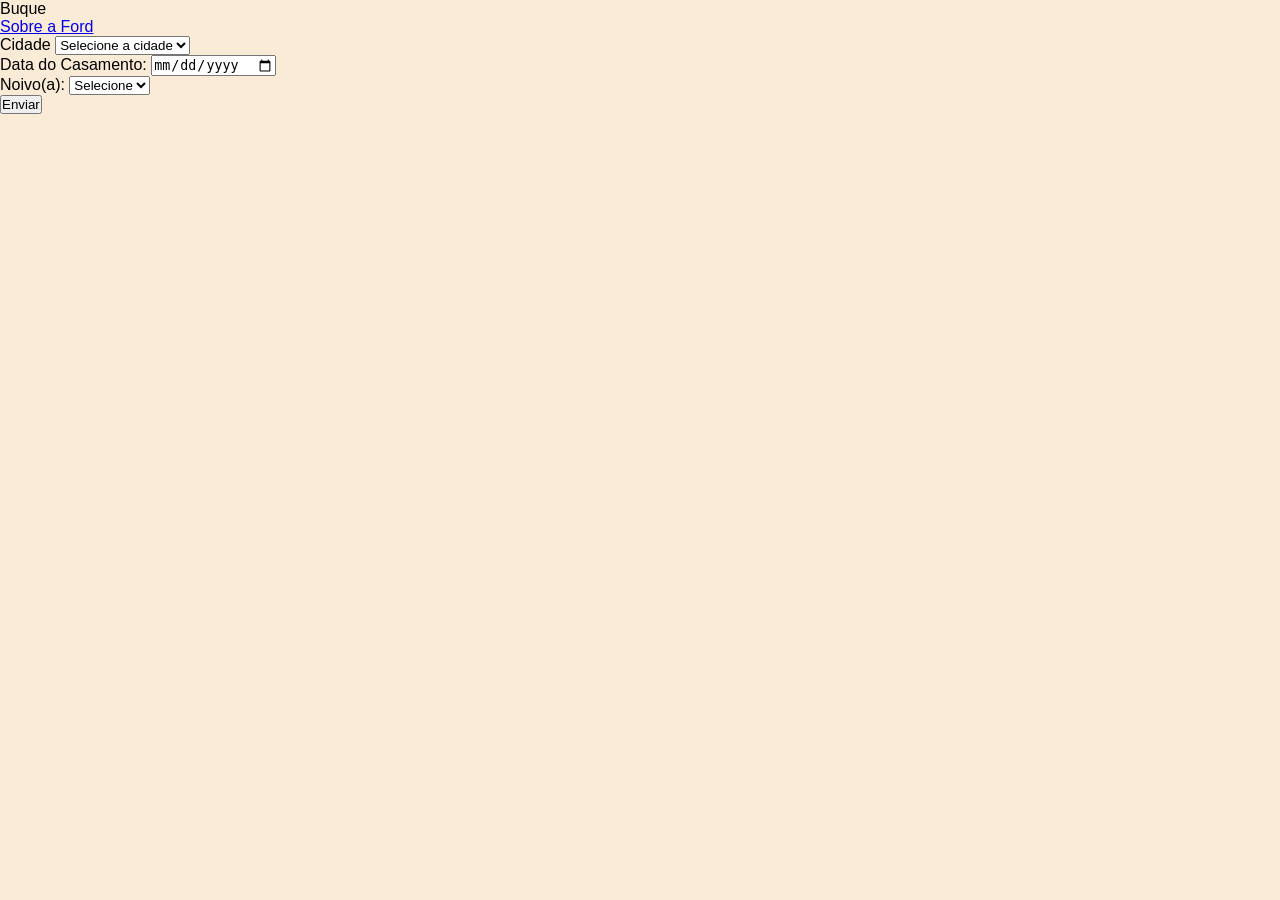
<file: Front-end/INDEX.HTML>
<!DOCTYPE html>
<html lang="pt-br">
<head>
    <meta charset="UTF-8">
    <meta name="viewport" content=""content="width=device-width, initial-scale=1.0">
    <title>Case Agora</title>
    <link rel="stylesheet" href="STYLE.CSS">
</head>
<body>
    
        <header class="navbar">
            <div class="logo">Buque</div>
          <nav class="nav-links">
            <a href="sobre_ford.html">Sobre a Ford</a>
        </header>
       
    <main>
        <section class="botão_splash">
            <form class="Formulário" action="url" method="post" > 

                <!-- Campo: Cidade -->
                 <div class="Formulário__Campo">
                    <label class="Formulário__Label" for="Cidade">Cidade</label>
                    <select class="formulario__select" name="cidade" id="cidade" required>
                        <option value="">Selecione a cidade</option>
                        <option value="sao_paulo">São Paulo</option>
                        <option value="rio_de_janeiro">Rio de Janeiro</option>
                        <option value="belo_horizonte">Belo Horizonte</option>
                    </select>
                 </div>

                 <!-- Campo: data do casamento -->
                <div class="formulario__campo formulario__campo--data">
                    <label class="formulario__label" for="data_casamento">Data do Casamento:</label>
                    <input class="formulario__input" type="date" name="data_casamento" id="data_casamento" required>
                </div>

                <!-- Campo : Noiva -->
                <div class="formulario__campo formulario__campo--noivo-noiva">
                    <label class="formulario__label" for="noivo_noiva">Noivo(a):</label>
                    <select class="formulario__select" name="noivo_noiva" id="noivo_noiva" required>
                        <option value="">Selecione</option>
                        <option value="noivo">Noivo</option>
                        <option value="noiva">Noiva</option>
                    </select>
                </div>

                <!-- Campo : Botão ( Pesquisar somente quando os campos estão preenchidos) -->
                 <div class="Formulário__Campo Formulário__Label Formulário__Ação">
                    <button class="formulário__botão" type="submit" btn="Enviar">Enviar</button>
                 </div>
                 
            </form>
        </section>
    </main>
</body>
</html>
</file>
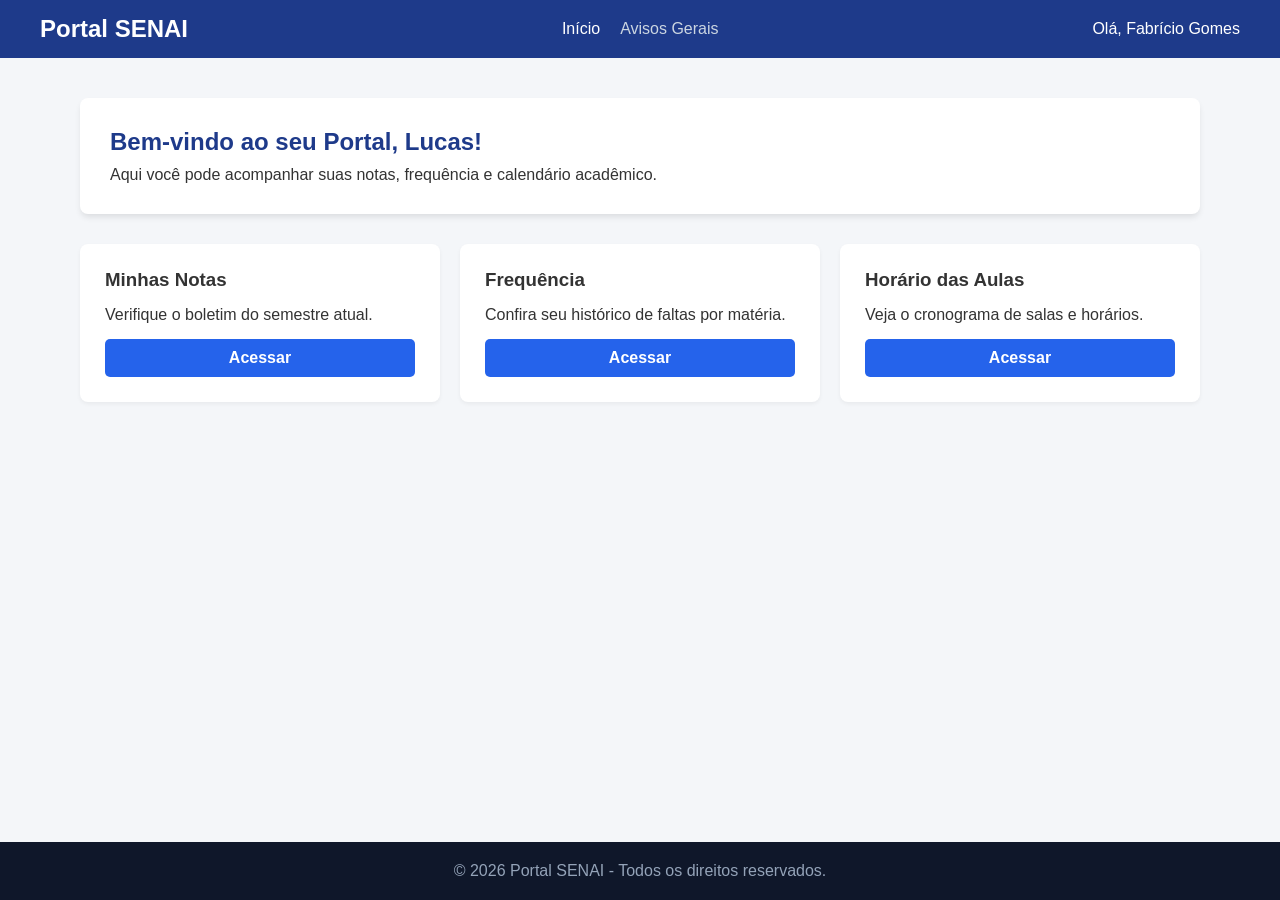
<file: Front-end2/exemplo_prof/index.html>
<!DOCTYPE html> <!-- Declara o tipo do documento como HTML5 para que o navegador interprete as regras modernas corretamente -->
<html lang="pt-BR"> <!-- Elemento raiz que envolve todo o documento HTML. O atributo lang define o idioma principal como Português do Brasil -->
<head> <!-- Seção do cabeçalho técnico da página (contém metadados, títulos e links externos não visíveis diretamente no corpo) -->
    <meta charset="UTF-8"> <!-- Configura a codificação de caracteres para UTF-8, permitindo acentos e caracteres especiais da língua portuguesa -->
    <meta name="viewport" content="width=device-width, initial-scale=1.0"> <!-- Ajusta a escala da página para garantir responsividade em telas mobile e desktops -->
    <title>Portal do Aluno - Início</title> <!-- Define o título que será exibido na aba do navegador -->
    
    <!-- Vincula o arquivo de estilos compartilhado -->
    <link rel="stylesheet" href="style.css"> <!-- Importa o arquivo de estilos CSS externo (style.css) para aplicar os estilos visuais -->
</head>
<body> <!-- Contém todo o conteúdo visível da página que é exibido para o usuário final -->

    <!-- Topo da página / Cabeçalho -->
    <header class="navbar"> <!-- Elemento semântico de cabeçalho da página, estruturado com a classe CSS navbar -->
        <div class="logo">Portal SENAI</div> <!-- Bloco genérico em nível de bloco utilizado para exibir a marca/logotipo do portal -->
        
        <!-- Menu de Navegação -->
        <nav class="nav-links"> <!-- Elemento semântico de navegação que agrupa os links do menu principal -->
            <a href="index.html" class="active">Início</a> <!-- Link hipertexto para a página inicial; a classe 'active' destaca que esta é a página atual -->
            <a href="avisos.html">Avisos Gerais</a> <!-- Link hipertexto direcionando para a página de avisos gerais -->
        </nav>
        
        <div class="user-profile">Olá, Fabrício Gomes</div> <!-- Bloco informativo para exibir a saudação e o nome do usuário ativo no sistema -->
    </header>

    <!-- Conteúdo Principal -->
    <main class="container"> <!-- Elemento semântico para o conteúdo principal da página; a classe 'container' limita a largura centralizada -->
        
        <!-- Seção do cartão de boas-vindas -->
        <section class="welcome-card"> <!-- Seção semântica que agrupa visualmente o cartão de mensagem de boas-vindas -->
            <h1>Bem-vindo ao seu Portal, Lucas!</h1> <!-- Título principal e de maior relevância hierárquica (Nível 1) na página -->
            <p>Aqui você pode acompanhar suas notas, frequência e calendário acadêmico.</p> <!-- Parágrafo de texto descritivo -->
        </section>

        <!-- Grade de cards de acesso rápido -->
        <div class="dashboard-grid"> <!-- Contêiner em bloco que organiza os cartões em formato de grade flexível -->
            
            <!-- Card individual de atalho: Notas -->
            <div class="card"> <!-- Bloco representando o primeiro cartão de funcionalidade rápida -->
                <h3>Minhas Notas</h3> <!-- Título de nível 3 para identificar a seção do cartão -->
                <p>Verifique o boletim do semestre atual.</p> <!-- Parágrafo informativo da funcionalidade -->
                <a href="#" class="btn">Acessar</a> <!-- Link estilizado via CSS para ter aparência de botão de ação -->
            </div>
            
            <!-- Card individual de atalho: Frequência -->
            <div class="card"> <!-- Bloco representando o segundo cartão de funcionalidade rápida -->
                <h3>Frequência</h3> <!-- Título de nível 3 para o cartão de frequência -->
                <p>Confira seu histórico de faltas por matéria.</p> <!-- Descrição do recurso do cartão -->
                <a href="#" class="btn">Acessar</a> <!-- Botão/Link de atalho para acessar a frequência -->
            </div>
            
            <!-- Card individual de atalho: Horários -->
            <div class="card"> <!-- Bloco representando o terceiro cartão de funcionalidade rápida -->
                <h3>Horário das Aulas</h3> <!-- Título de nível 3 para o cartão de horários -->
                <p>Veja o cronograma de salas e horários.</p> <!-- Descrição do recurso exibido -->
                <a href="#" class="btn">Acessar</a> <!-- Botão/Link de atalho para acessar o cronograma -->
            </div>
            
        </div>
    </main>

    <!-- Rodapé da Página -->
    <footer class="footer"> <!-- Elemento semântico para o rodapé da página estilizado com a classe 'footer' -->
        <p>&copy; 2026 Portal SENAI - Todos os direitos reservados.</p> <!-- Parágrafo exibindo a indicação de direitos autorais e copyright -->
    </footer>

</body>
</html>
</file>
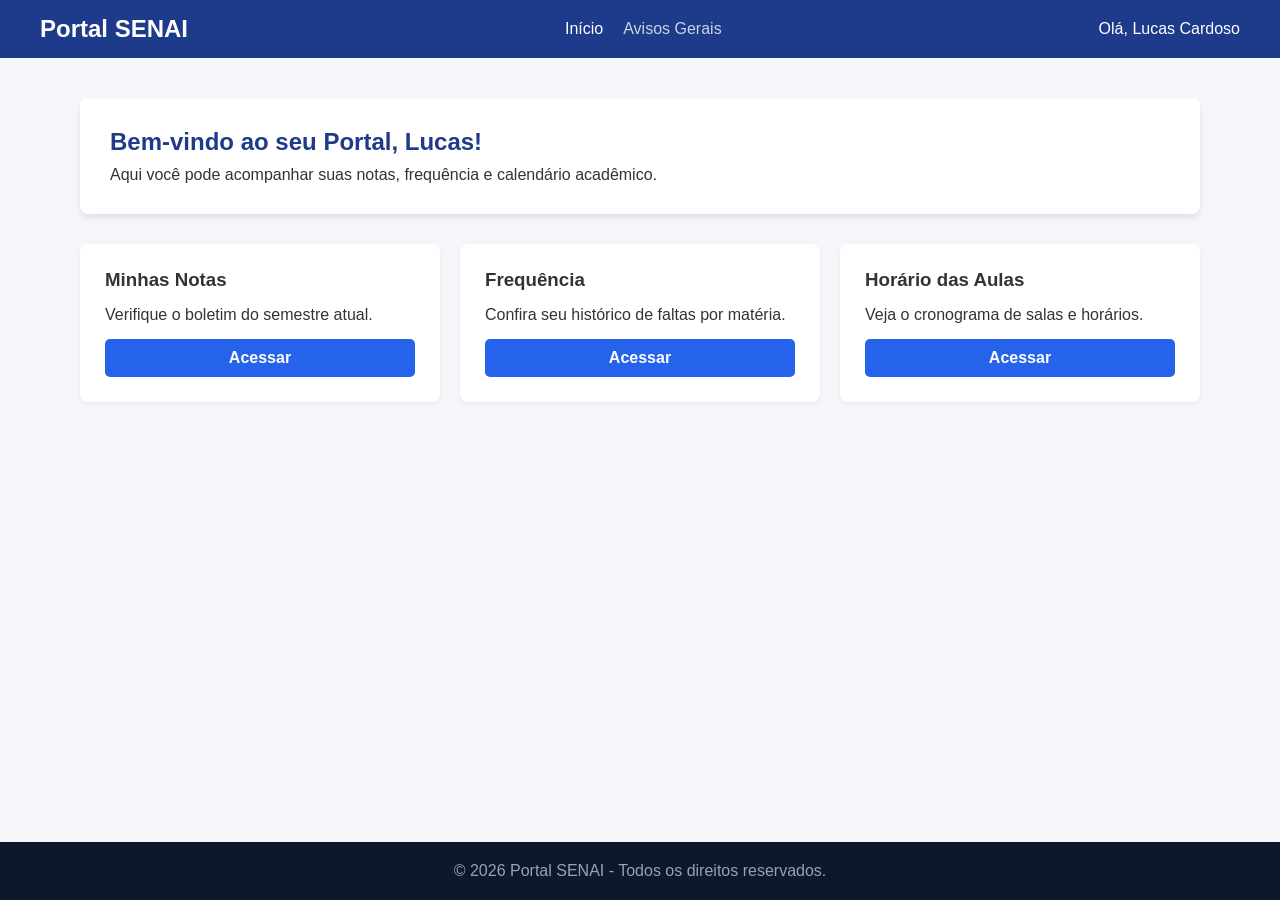
<file: Front-end/Exemplo_Professor/Exemplo_Professor/index.html>
<!DOCTYPE html> <!-- Declara o tipo do documento como HTML5 para que o navegador interprete as regras modernas corretamente -->
<html lang="pt-BR"> <!-- Elemento raiz que envolve todo o documento HTML. O atributo lang define o idioma principal como Português do Brasil -->
<head> <!-- Seção do cabeçalho técnico da página (contém metadados, títulos e links externos não visíveis diretamente no corpo) -->
    <meta charset="UTF-8"> <!-- Configura a codificação de caracteres para UTF-8, permitindo acentos e caracteres especiais da língua portuguesa -->
    <meta name="viewport" content="width=device-width, initial-scale=1.0"> <!-- Ajusta a escala da página para garantir responsividade em telas mobile e desktops -->
    <title>Portal do Aluno - Início</title> <!-- Define o título que será exibido na aba do navegador -->
    
    <!-- Vincula o arquivo de estilos compartilhado -->
    <link rel="stylesheet" href="style.css"> <!-- Importa o arquivo de estilos CSS externo (style.css) para aplicar os estilos visuais -->
</head>
<body> <!-- Contém todo o conteúdo visível da página que é exibido para o usuário final -->

    <!-- Topo da página / Cabeçalho -->
    <header class="navbar"> <!-- Elemento semântico de cabeçalho da página, estruturado com a classe CSS navbar -->
        <div class="logo">Portal SENAI</div> <!-- Bloco genérico em nível de bloco utilizado para exibir a marca/logotipo do portal -->
        
        <!-- Menu de Navegação -->
        <nav class="nav-links"> <!-- Elemento semântico de navegação que agrupa os links do menu principal -->
            <a href="index.html" class="active">Início</a> <!-- Link hipertexto para a página inicial; a classe 'active' destaca que esta é a página atual -->
            <a href="avisos.html">Avisos Gerais</a> <!-- Link hipertexto direcionando para a página de avisos gerais -->
        </nav>
        
        <div class="user-profile">Olá, Lucas Cardoso</div> <!-- Bloco informativo para exibir a saudação e o nome do usuário ativo no sistema -->
    </header>

    <!-- Conteúdo Principal -->
    <main class="container"> <!-- Elemento semântico para o conteúdo principal da página; a classe 'container' limita a largura centralizada -->
        
        <!-- Seção do cartão de boas-vindas -->
        <section class="welcome-card"> <!-- Seção semântica que agrupa visualmente o cartão de mensagem de boas-vindas -->
            <h1>Bem-vindo ao seu Portal, Lucas!</h1> <!-- Título principal e de maior relevância hierárquica (Nível 1) na página -->
            <p>Aqui você pode acompanhar suas notas, frequência e calendário acadêmico.</p> <!-- Parágrafo de texto descritivo -->
        </section>

        <!-- Grade de cards de acesso rápido -->
        <div class="dashboard-grid"> <!-- Contêiner em bloco que organiza os cartões em formato de grade flexível -->
            
            <!-- Card individual de atalho: Notas -->
            <div class="card"> <!-- Bloco representando o primeiro cartão de funcionalidade rápida -->
                <h3>Minhas Notas</h3> <!-- Título de nível 3 para identificar a seção do cartão -->
                <p>Verifique o boletim do semestre atual.</p> <!-- Parágrafo informativo da funcionalidade -->
                <a href="#" class="btn">Acessar</a> <!-- Link estilizado via CSS para ter aparência de botão de ação -->
            </div>
            
            <!-- Card individual de atalho: Frequência -->
            <div class="card"> <!-- Bloco representando o segundo cartão de funcionalidade rápida -->
                <h3>Frequência</h3> <!-- Título de nível 3 para o cartão de frequência -->
                <p>Confira seu histórico de faltas por matéria.</p> <!-- Descrição do recurso do cartão -->
                <a href="#" class="btn">Acessar</a> <!-- Botão/Link de atalho para acessar a frequência -->
            </div>
            
            <!-- Card individual de atalho: Horários -->
            <div class="card"> <!-- Bloco representando o terceiro cartão de funcionalidade rápida -->
                <h3>Horário das Aulas</h3> <!-- Título de nível 3 para o cartão de horários -->
                <p>Veja o cronograma de salas e horários.</p> <!-- Descrição do recurso exibido -->
                <a href="#" class="btn">Acessar</a> <!-- Botão/Link de atalho para acessar o cronograma -->
            </div>
            
        </div>
    </main>

    <!-- Rodapé da Página -->
    <footer class="footer"> <!-- Elemento semântico para o rodapé da página estilizado com a classe 'footer' -->
        <p>&copy; 2026 Portal SENAI - Todos os direitos reservados.</p> <!-- Parágrafo exibindo a indicação de direitos autorais e copyright -->
    </footer>

</body>
</html>
</file>
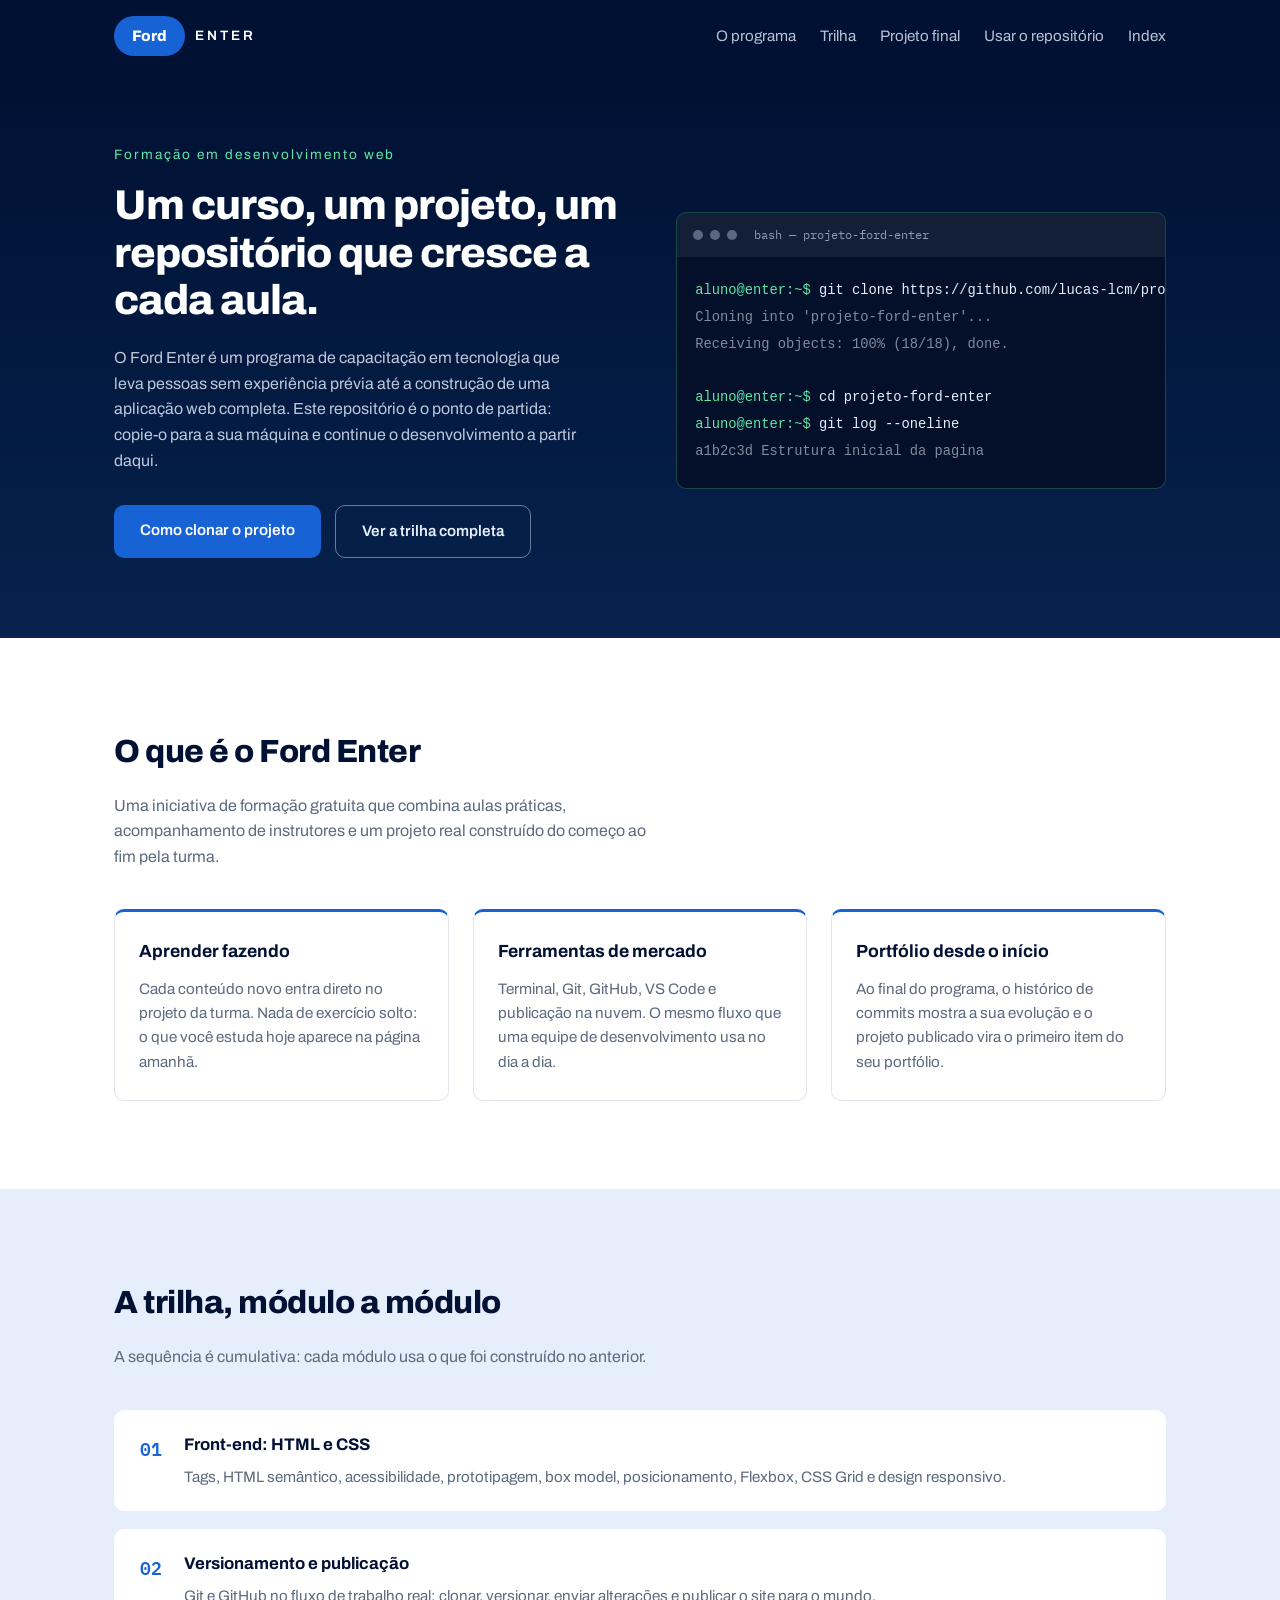
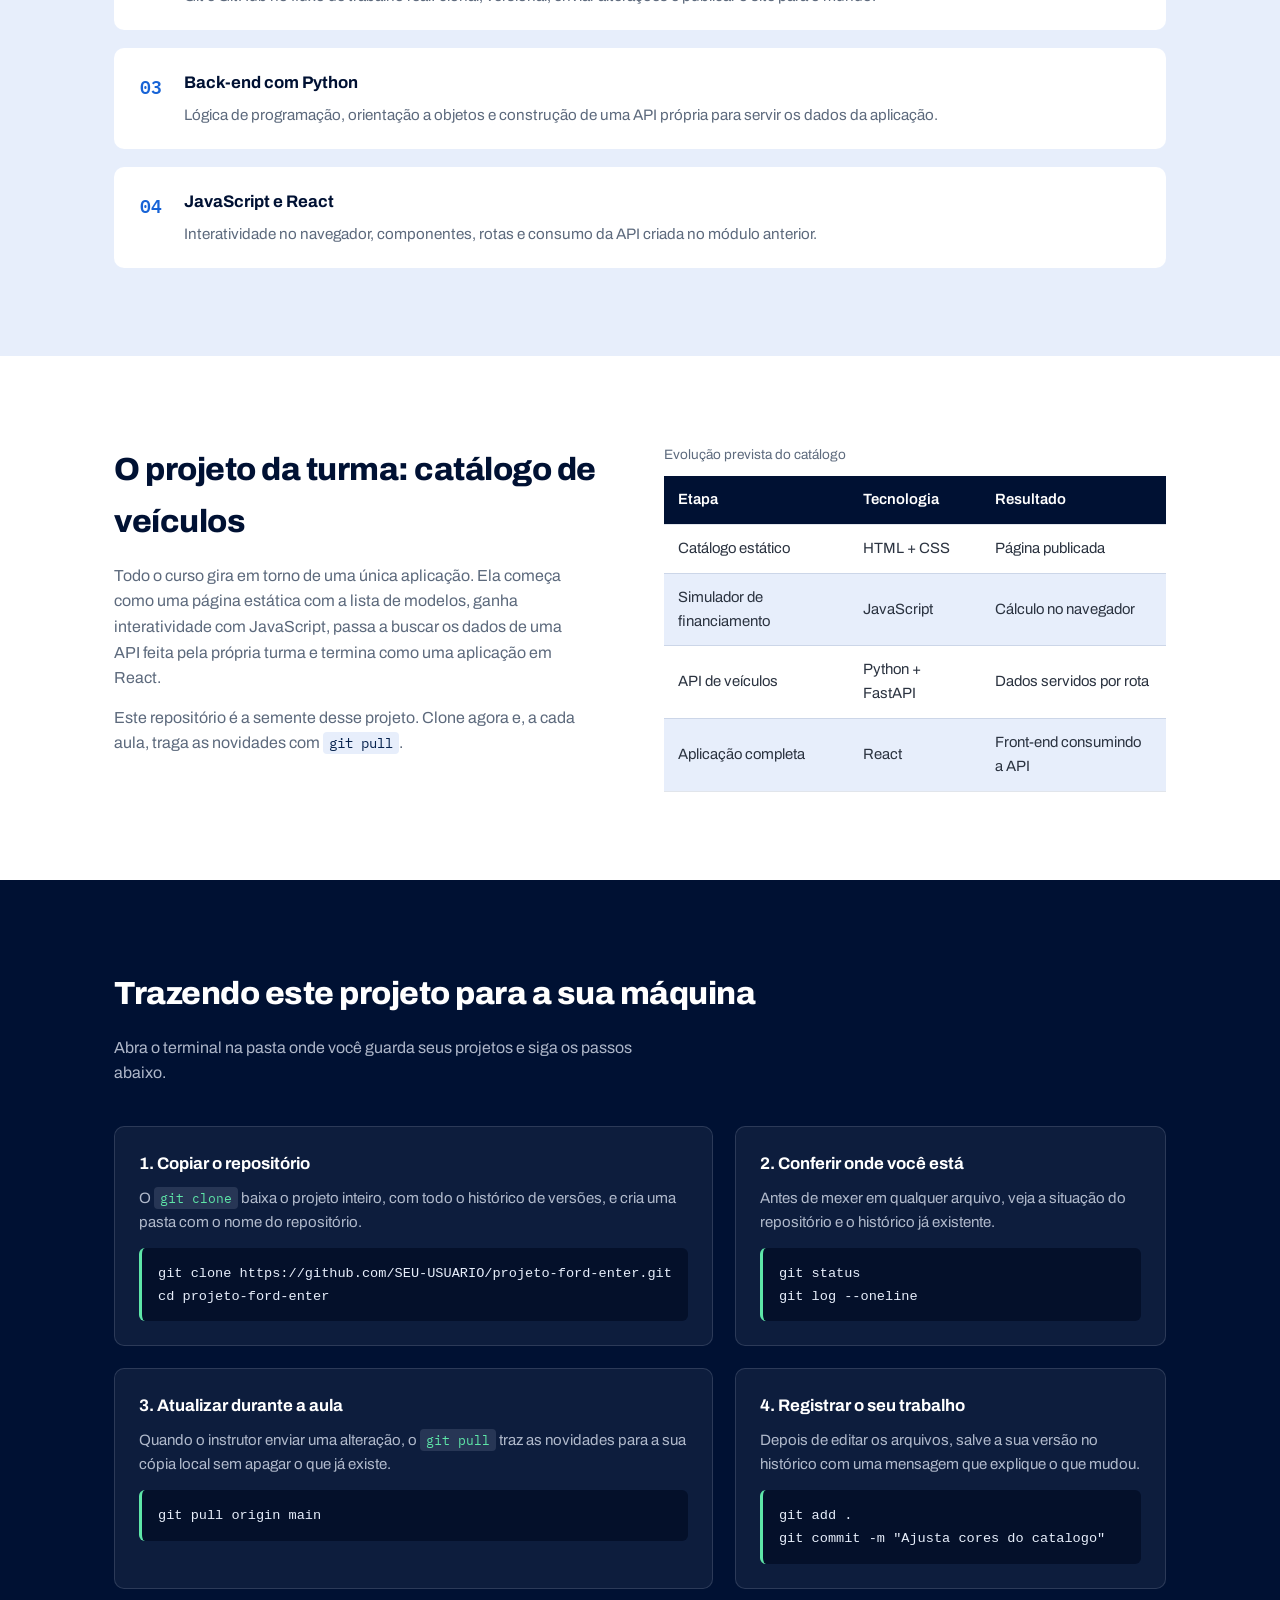
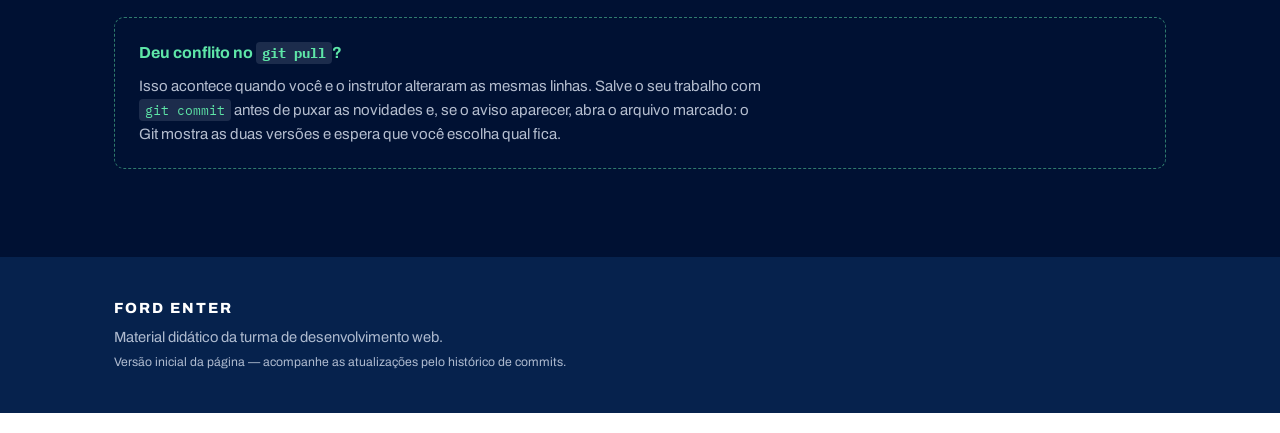
<file: Front-end/sobre_ford.html>
<!DOCTYPE html>
<html lang="pt-BR">

<head>
  <!-- Metadados básicos: codificação e responsividade (Aula 13) -->
  <meta charset="UTF-8">
  <meta name="viewport" content="width=device-width, initial-scale=1.0">

  <!-- Metadados de SEO (Aula 03) -->
  <title>Projeto Ford Enter | Programa de formação em desenvolvimento web</title>
  <meta name="description"
    content="Página-base do projeto Ford Enter: o que é o programa, a trilha de aprendizagem e como clonar este repositório com Git.">
  <meta name="author" content="Turma Ford Enter">

  <!-- Fontes externas -->
  <link rel="preconnect" href="https://fonts.googleapis.com">
  <link rel="preconnect" href="https://fonts.gstatic.com" crossorigin>
  <link href="https://fonts.googleapis.com/css2?family=Archivo:wght@400;600;800&family=IBM+Plex+Mono:wght@400;600&display=swap"
    rel="stylesheet">

  <!-- Folha de estilos do projeto (CSS externo, Aula 07) -->
  <link rel="stylesheet" href="style_sobre_ford.css">
</head>

<body>

  <!-- ===== Cabeçalho e navegação ===== -->
  <header class="cabecalho">
    <div class="container cabecalho__conteudo">
      <a class="marca" href="sobre_ford.html">
        <span class="marca__oval">Ford</span>
        <span class="marca__texto">Enter</span>
      </a>

      <nav class="menu" aria-label="Navegação principal">
        <ul class="menu__lista">
          <li><a href="#programa">O programa</a></li>
          <li><a href="#trilha">Trilha</a></li>
          <li><a href="#projeto">Projeto final</a></li>
          <li><a href="#git">Usar o repositório</a></li>
          <li><a href="INDEX.HTML">Index</a></li>
        </ul>
      </nav>
    </div>
  </header>

  <main>

    <!-- ===== Destaque (hero) ===== -->
    <section class="hero">
      <div class="container hero__grade">

        <div class="hero__texto">
          <p class="hero__chamada">Formação em desenvolvimento web</p>
          <h1 class="hero__titulo">Um curso, um projeto, um repositório que cresce a cada aula.</h1>
          <p class="hero__descricao">
            O Ford Enter é um programa de capacitação em tecnologia que leva pessoas sem experiência prévia
            até a construção de uma aplicação web completa. Este repositório é o ponto de partida:
            copie-o para a sua máquina e continue o desenvolvimento a partir daqui.
          </p>

          <div class="hero__acoes">
            <a class="botao botao--principal" href="#git">Como clonar o projeto</a>
            <a class="botao botao--secundario" href="#trilha">Ver a trilha completa</a>
          </div>
        </div>

        <!-- Bloco que imita um terminal: o comando é o próprio "cartão de visitas" da aula -->
        <div class="terminal" aria-label="Exemplo de uso do terminal">
          <div class="terminal__barra">
            <span class="terminal__ponto"></span>
            <span class="terminal__ponto"></span>
            <span class="terminal__ponto"></span>
            <span class="terminal__nome">bash — projeto-ford-enter</span>
          </div>
          <pre class="terminal__corpo"><code><span class="prompt">aluno@enter:~$</span> git clone https://github.com/lucas-lcm/projeto-ford-enter.git
<span class="saida">Cloning into 'projeto-ford-enter'...</span>
<span class="saida">Receiving objects: 100% (18/18), done.</span>

<span class="prompt">aluno@enter:~$</span> cd projeto-ford-enter
<span class="prompt">aluno@enter:~$</span> git log --oneline
<span class="saida">a1b2c3d Estrutura inicial da pagina</span></code></pre>
        </div>

      </div>
    </section>

    <!-- ===== O programa ===== -->
    <section class="secao" id="programa">
      <div class="container">
        <h2 class="secao__titulo">O que é o Ford Enter</h2>
        <p class="secao__intro">
          Uma iniciativa de formação gratuita que combina aulas práticas, acompanhamento de instrutores
          e um projeto real construído do começo ao fim pela turma.
        </p>

        <ul class="cartoes">
          <li class="cartao">
            <h3 class="cartao__titulo">Aprender fazendo</h3>
            <p>Cada conteúdo novo entra direto no projeto da turma. Nada de exercício solto: o que
              você estuda hoje aparece na página amanhã.</p>
          </li>
          <li class="cartao">
            <h3 class="cartao__titulo">Ferramentas de mercado</h3>
            <p>Terminal, Git, GitHub, VS Code e publicação na nuvem. O mesmo fluxo que uma equipe de
              desenvolvimento usa no dia a dia.</p>
          </li>
          <li class="cartao">
            <h3 class="cartao__titulo">Portfólio desde o início</h3>
            <p>Ao final do programa, o histórico de commits mostra a sua evolução e o projeto publicado
              vira o primeiro item do seu portfólio.</p>
          </li>
        </ul>
      </div>
    </section>

    <!-- ===== Trilha de aprendizagem ===== -->
    <section class="secao secao--clara" id="trilha">
      <div class="container">
        <h2 class="secao__titulo">A trilha, módulo a módulo</h2>
        <p class="secao__intro">
          A sequência é cumulativa: cada módulo usa o que foi construído no anterior.
        </p>

        <ol class="trilha">
          <li class="trilha__etapa">
            <span class="trilha__numero">01</span>
            <div>
              <h3 class="trilha__titulo">Front-end: HTML e CSS</h3>
              <p>Tags, HTML semântico, acessibilidade, prototipagem, box model, posicionamento,
                Flexbox, CSS Grid e design responsivo.</p>
            </div>
          </li>
          <li class="trilha__etapa">
            <span class="trilha__numero">02</span>
            <div>
              <h3 class="trilha__titulo">Versionamento e publicação</h3>
              <p>Git e GitHub no fluxo de trabalho real: clonar, versionar, enviar alterações e
                publicar o site para o mundo.</p>
            </div>
          </li>
          <li class="trilha__etapa">
            <span class="trilha__numero">03</span>
            <div>
              <h3 class="trilha__titulo">Back-end com Python</h3>
              <p>Lógica de programação, orientação a objetos e construção de uma API própria para
                servir os dados da aplicação.</p>
            </div>
          </li>
          <li class="trilha__etapa">
            <span class="trilha__numero">04</span>
            <div>
              <h3 class="trilha__titulo">JavaScript e React</h3>
              <p>Interatividade no navegador, componentes, rotas e consumo da API criada no módulo
                anterior.</p>
            </div>
          </li>
        </ol>
      </div>
    </section>

    <!-- ===== Projeto final ===== -->
    <section class="secao" id="projeto">
      <div class="container projeto">
        <div class="projeto__texto">
          <h2 class="secao__titulo">O projeto da turma: catálogo de veículos</h2>
          <p>
            Todo o curso gira em torno de uma única aplicação. Ela começa como uma página estática
            com a lista de modelos, ganha interatividade com JavaScript, passa a buscar os dados de
            uma API feita pela própria turma e termina como uma aplicação em React.
          </p>
          <p>
            Este repositório é a semente desse projeto. Clone agora e, a cada aula, traga as
            novidades com <code class="codigo">git pull</code>.
          </p>
        </div>

        <table class="tabela">
          <caption>Evolução prevista do catálogo</caption>
          <thead>
            <tr>
              <th scope="col">Etapa</th>
              <th scope="col">Tecnologia</th>
              <th scope="col">Resultado</th>
            </tr>
          </thead>
          <tbody>
            <tr>
              <td>Catálogo estático</td>
              <td>HTML + CSS</td>
              <td>Página publicada</td>
            </tr>
            <tr>
              <td>Simulador de financiamento</td>
              <td>JavaScript</td>
              <td>Cálculo no navegador</td>
            </tr>
            <tr>
              <td>API de veículos</td>
              <td>Python + FastAPI</td>
              <td>Dados servidos por rota</td>
            </tr>
            <tr>
              <td>Aplicação completa</td>
              <td>React</td>
              <td>Front-end consumindo a API</td>
            </tr>
          </tbody>
        </table>
      </div>
    </section>

    <!-- ===== Instruções de Git ===== -->
    <section class="secao secao--escura" id="git">
      <div class="container">
        <h2 class="secao__titulo">Trazendo este projeto para a sua máquina</h2>
        <p class="secao__intro">
          Abra o terminal na pasta onde você guarda seus projetos e siga os passos abaixo.
        </p>

        <div class="passos">

          <article class="passo">
            <h3 class="passo__titulo">1. Copiar o repositório</h3>
            <p>O <code class="codigo">git clone</code> baixa o projeto inteiro, com todo o histórico de
              versões, e cria uma pasta com o nome do repositório.</p>
            <pre class="bloco-codigo"><code>git clone https://github.com/SEU-USUARIO/projeto-ford-enter.git
cd projeto-ford-enter</code></pre>
          </article>

          <article class="passo">
            <h3 class="passo__titulo">2. Conferir onde você está</h3>
            <p>Antes de mexer em qualquer arquivo, veja a situação do repositório e o histórico já
              existente.</p>
            <pre class="bloco-codigo"><code>git status
git log --oneline</code></pre>
          </article>

          <article class="passo">
            <h3 class="passo__titulo">3. Atualizar durante a aula</h3>
            <p>Quando o instrutor enviar uma alteração, o <code class="codigo">git pull</code> traz as
              novidades para a sua cópia local sem apagar o que já existe.</p>
            <pre class="bloco-codigo"><code>git pull origin main</code></pre>
          </article>

          <article class="passo">
            <h3 class="passo__titulo">4. Registrar o seu trabalho</h3>
            <p>Depois de editar os arquivos, salve a sua versão no histórico com uma mensagem que
              explique o que mudou.</p>
            <pre class="bloco-codigo"><code>git add .
git commit -m "Ajusta cores do catalogo"</code></pre>
          </article>

        </div>

        <aside class="aviso">
          <h3 class="aviso__titulo">Deu conflito no <code class="codigo">git pull</code>?</h3>
          <p>
            Isso acontece quando você e o instrutor alteraram as mesmas linhas. Salve o seu trabalho
            com <code class="codigo">git commit</code> antes de puxar as novidades e, se o aviso
            aparecer, abra o arquivo marcado: o Git mostra as duas versões e espera que você escolha
            qual fica.
          </p>
        </aside>
      </div>
    </section>

  </main>

  <!-- ===== Rodapé ===== -->
  <footer class="rodape">
    <div class="container rodape__conteudo">
      <p class="rodape__marca">Ford Enter</p>
      <p>Material didático da turma de desenvolvimento web.</p>
      <p><small>Versão inicial da página — acompanhe as atualizações pelo histórico de commits.</small></p>
    </div>
  </footer>

</body>

</html>
</file>
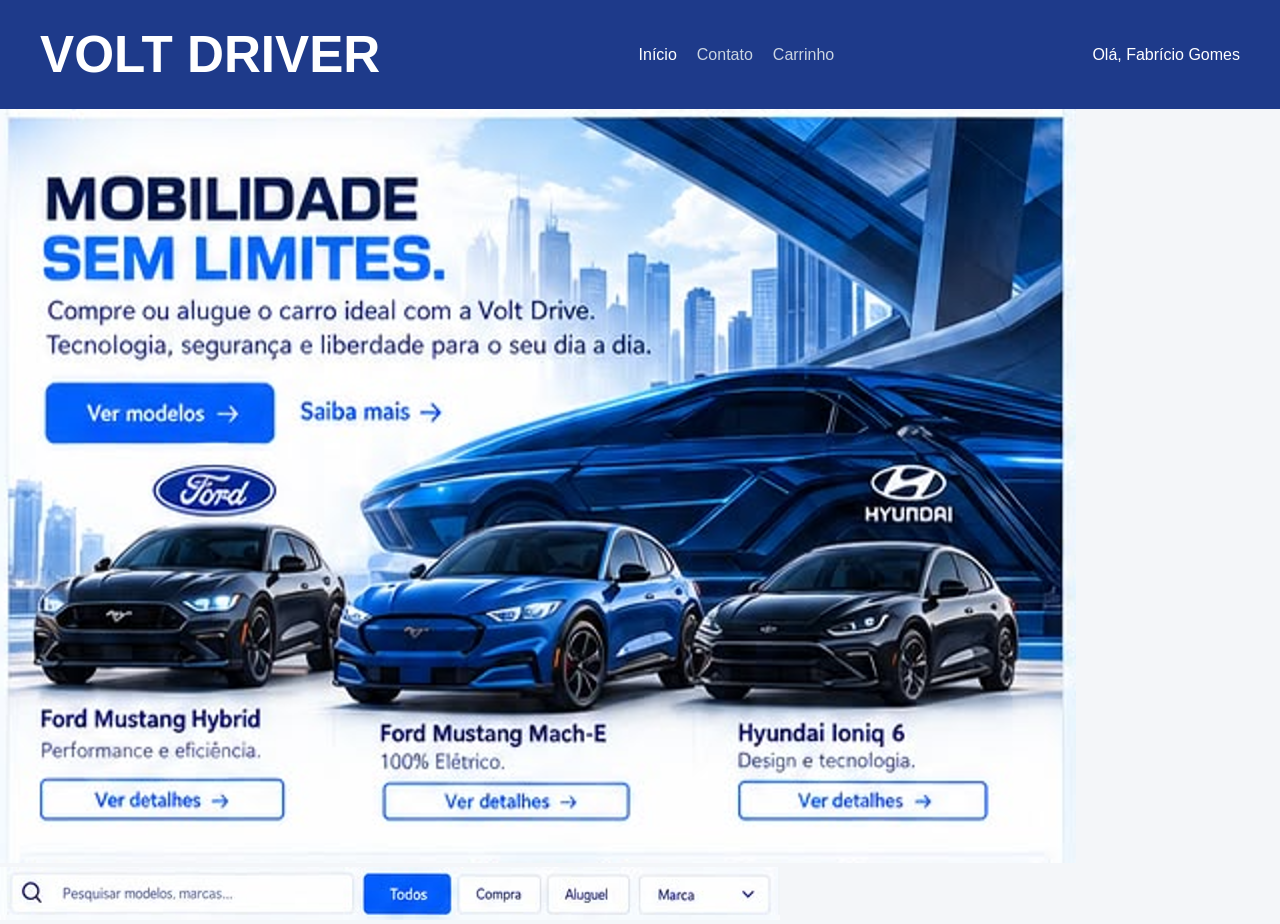
<file: Front-end2/home.html>
<!DOCTYPE html>
<html lang="en">
<head> <!-- Seção do cabeçalho técnico da página (contém metadados, títulos e links externos não visíveis diretamente no corpo) -->
    <meta charset="UTF-8"> <!-- Configura a codificação de caracteres para UTF-8, permitindo acentos e caracteres especiais da língua portuguesa -->
    <meta name="viewport" content="width=device-width, initial-scale=1.0"> <!-- Ajusta a escala da página para garantir responsividade em telas mobile e desktops -->
    <title>VOLT DRIVER - VENDA DE CARROS ELETRICO</title> <!-- Define o título que será exibido na aba do navegador -->
    
    <!-- Vincula o arquivo de estilos compartilhado -->
    <link rel="stylesheet" href="style.css"> <!-- Importa o arquivo de estilos CSS externo (style.css) para aplicar os estilos visuais -->
</head>
<body> <!-- Contém todo o conteúdo visível da página que é exibido para o usuário final -->

    <!-- Topo da página / Cabeçalho -->
    <header class="navbar"> <!-- Elemento semântico de cabeçalho da página, estruturado com a classe CSS navbar -->
        <div class="logo">VOLT DRIVER</div> <!-- Bloco genérico em nível de bloco utilizado para exibir a marca/logotipo do portal -->
        
        <!-- Menu de Navegação -->
        <nav class="nav-links"> <!-- Elemento semântico de navegação que agrupa os links do menu principal -->
            <a href="home.html" class="active">Início</a> <!-- Link hipertexto para a página inicial; a classe 'active' destaca que esta é a página atual -->
           <!--esse link dever ir pro meio da home <a href="produto.html">Modelos</a> <!-- Link hipertexto direcionando para página do carrinho -->
            <a href="contato.html">Contato</a> <!-- Link hipertexto direcionando para a página do contato -->
            <a href="carrinho.html">Carrinho</a> <!-- Link hipertexto direcionando para página do carrinho -->
            

        </nav>

            <div class="user-profile">Olá, Fabrício Gomes</div> <!-- Bloco informativo para exibir a saudação e o nome do usuário ativo no sistema -->
    </header>
  <!-- Conteúdo Principal -->
    <main class="container"> <!-- Elemento semântico para o conteúdo principal da página; a classe 'container' limita a largura centralizada -->
        
        <!-- Seção do cartão de boas-vindas -->
        <section class="welcome-card"> <!-- Seção semântica que agrupa visualmente o cartão de mensagem de boas-vindas -->
           <img src="home1.png" alt="imagem topo">

           <img src="linksmeiohome.png" alt="divisão da pagina">
        </section>

        


        
<body>
    
</body>
</html>
</file>
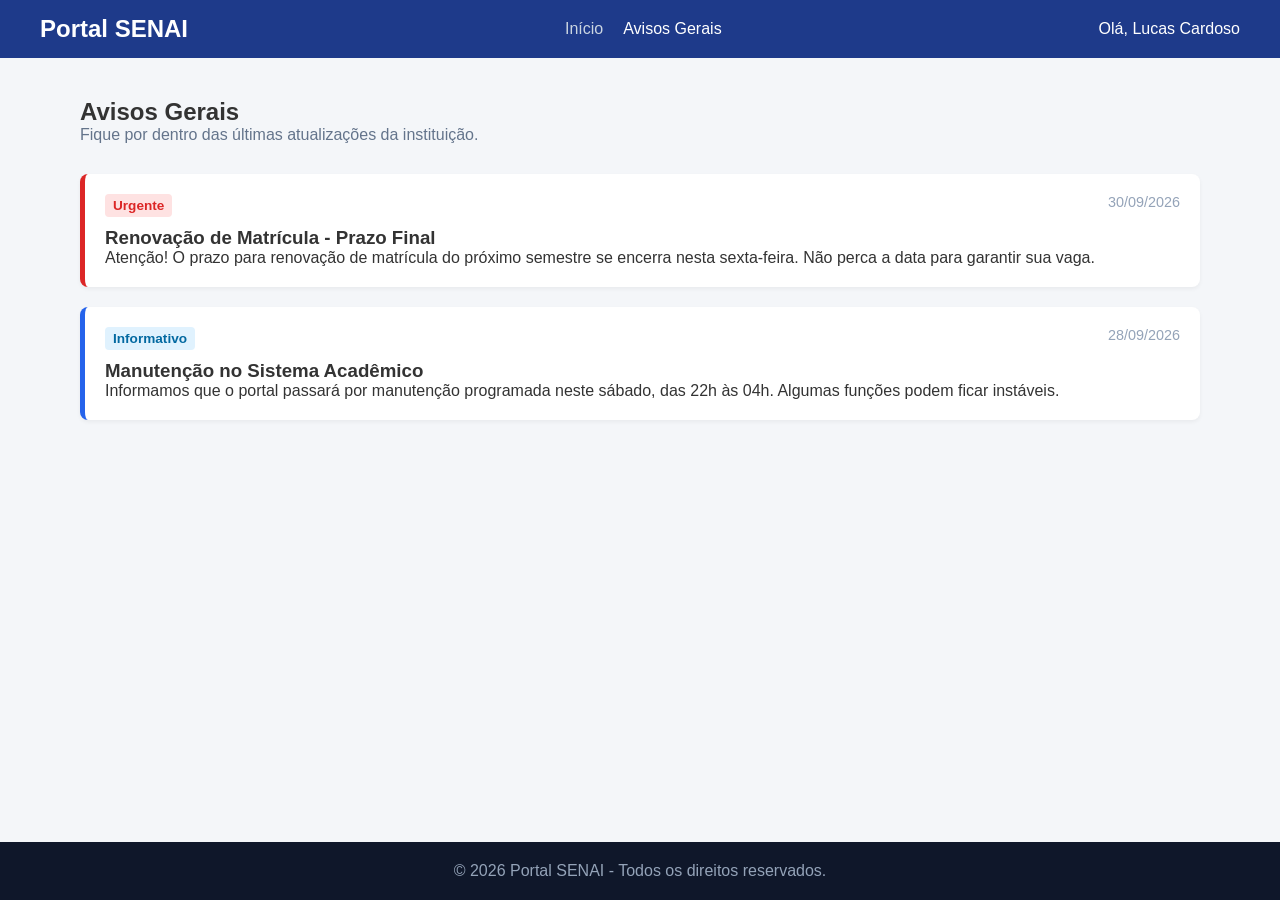
<file: Front-end2/exemplo_prof/avisos.html>
<!DOCTYPE html> <!-- Informa ao navegador que o documento deve ser renderizado no padrão HTML5 -->
<html lang="pt-BR"> <!-- Define a linguagem base da estrutura do documento como português do Brasil -->
<head> <!-- Seção com os metadados e arquivos de configuração que não aparecem na tela diretamente -->
    <meta charset="UTF-8"> <!-- Define o padrão de codificação de caracteres UTF-8 -->
    <meta name="viewport" content="width=device-width, initial-scale=1.0"> <!-- Ajusta a visualização para dispositivos móveis e telas responsivas -->
    <title>Portal do Aluno - Avisos Gerais</title> <!-- Define o título exibido na aba do navegador para a página de avisos -->
    <link rel="stylesheet" href="style.css"> <!-- Importa a folha de estilo CSS compartilhada -->
</head>
<body> <!-- Contêiner de todos os elementos visíveis na página de avisos -->

    <!-- Cabeçalho idêntico para manter a consistência do portal -->
    <header class="navbar"> <!-- Seção semântica de topo da página contendo o menu e perfil -->
        <div class="logo">Portal SENAI</div> <!-- Exibição do nome da marca/sistema -->
        
        <nav class="nav-links"> <!-- Menu semântico com os hiperlinks de navegação do portal -->
            <a href="index.html">Início</a> <!-- Link para retornar à página inicial -->
            <!-- A classe active muda de lugar para indicar a página atual -->
            <a href="avisos.html" class="active">Avisos Gerais</a> <!-- Link para a página de avisos marcada com a classe active -->
        </nav>
        
        <div class="user-profile">Olá, Lucas Cardoso</div> <!-- Identificação do usuário logado -->
    </header>

    <!-- Conteúdo de Avisos -->
    <main class="container"> <!-- Área central contentora do conteúdo específico de avisos -->
        <h2>Avisos Gerais</h2> <!-- Título de nível 2 indicando a seção atual de avisos -->
        <p class="subtitle">Fique por dentro das últimas atualizações da instituição.</p> <!-- Parágrafo usado como subtítulo com estilo suavizado -->

        <!-- Lista de avisos empilhada verticalmente -->
        <div class="avisos-list"> <!-- Bloco contêiner para organizar todos os itens de aviso em pilha -->
            
            <!-- Aviso individual: Urgente -->
            <div class="aviso-item urgente"> <!-- Cartão de aviso contendo a classe adicional 'urgente' para a borda vermelha -->
                <div class="aviso-header"> <!-- Cabeçalho do cartão de aviso para alinhar a categoria e a data -->
                    <span class="tag">Urgente</span> <!-- Elemento inline estilizado como etiqueta de destaque para indicar urgência -->
                    <span class="data">30/09/2026</span> <!-- Elemento inline utilizado para formatar e destacar a data do aviso -->
                </div>
                <h3>Renovação de Matrícula - Prazo Final</h3> <!-- Título de nível 3 para o assunto do aviso urgente -->
                <p>Atenção! O prazo para renovação de matrícula do próximo semestre se encerra nesta sexta-feira. Não perca a data para garantir sua vaga.</p> <!-- Descrição detalhada do aviso urgente -->
            </div>

            <!-- Aviso individual: Informativo -->
            <div class="aviso-item"> <!-- Cartão de aviso padrão contendo a borda padrão em azul -->
                <div class="aviso-header"> <!-- Cabeçalho para alinhamento da etiqueta informativa e da data -->
                    <span class="tag info">Informativo</span> <!-- Etiqueta com classe adicional 'info' para mudar a cor para tons de azul -->
                    <span class="data">28/09/2026</span> <!-- Exibição da data da notícia informativa -->
                </div>
                <h3>Manutenção no Sistema Acadêmico</h3> <!-- Título de nível 3 descrevendo o assunto do aviso informativo -->
                <p>Informamos que o portal passará por manutenção programada neste sábado, das 22h às 04h. Algumas funções podem ficar instáveis.</p> <!-- Descrição detalhada sobre o período de manutenção -->
            </div>
            
        </div>
    </main>

    <!-- Rodapé -->
    <footer class="footer"> <!-- Seção semântica do rodapé da página -->
        <p>&copy; 2026 Portal SENAI - Todos os direitos reservados.</p> <!-- Mensagem de copyright do portal -->
    </footer>

</body>
</html>
</file>
<file: Front-end/STYLE.CSS>
*{
    margin: 0;
    padding: 0;
    box-sizing: border-box;
}

body{
    font-family: sans-serif;
    background-color: antiquewhite;
}
</file>
<file: Front-end2/exemplo_prof/style.css>
/* ==================== CONFIGURAÇÕES GERAIS ==================== */
/* Seletor Universal (*): Seleciona todos os elementos do HTML da aplicação */
* {
    margin: 0;             /* Zera a margem externa padrão dada pelos navegadores a diversos elementos */
    padding: 0;            /* Zera o preenchimento/espaçamento interno padrão de todos os elementos */
    box-sizing: border-box; /* Faz com que padding e bordas sejam incluídos na largura e altura totais do elemento */
}

/* Regras aplicadas ao corpo (body) da página */
body {
    font-family: 'Segoe UI', Tahoma, Geneva, Verdana, sans-serif; /* Define a lista de fontes padrão com alternativas de reserva */
    background-color: #f4f6f9;                                    /* Cor de fundo cinza bem claro para toda a tela */
    color: #333;                                                  /* Cor do texto principal (cinza escuro) para dar um bom contraste */
    /* Configura o body para empilhar Header, Main e Footer perfeitamente */
    display: flex;                                                /* Transforma o elemento body em um contêiner flexível */
    flex-direction: column;                                       /* Empilha os elementos filhos (header, main e footer) em sentido vertical */
    min-height: 100vh;                                            /* Garante que o corpo ocupe no mínimo 100% da altura visível da tela */
}

/* ==================== BARRA DE NAVEGAÇÃO (FLEXBOX) ==================== */
/* Classe do cabeçalho superior */
.navbar {
    display: flex;                  /* Define a barra como contêiner flexível na horizontal */
    justify-content: space-between; /* Distribui os 3 blocos (logo, menu, perfil) com espaço igual entre eles */
    align-items: center;            /* Centraliza todos os itens do cabeçalho verticalmente */
    background-color: #1e3a8a;       /* Cor de fundo em tom azul escuro institucional */
    padding: 15px 40px;             /* Preenchimento interno (15px acima/abaixo e 40px nas laterais) */
    color: white;                   /* Define a cor padrão do texto dentro da navbar como branca */
}

/* Classe de formatação do Logotipo */
.logo {
    font-size: 1.5rem;              /* Define o tamanho da fonte proporcional (1.5x o tamanho padrão) */
    font-weight: bold;              /* Aplica o estilo em negrito ao texto do logo */
}

/* Contêiner dos links da navegação no menu */
.nav-links {
    display: flex;                  /* Organiza os hiperlinks em formato de linha horizontal */
    gap: 20px;                      /* Espaçamento interno de 20px entre os links do menu */
}

/* Formatação dos links dentro da barra de navegação */
.nav-links a {
    color: #cbd5e1;                 /* Cor inicial dos links em um tom azul-acinzentado claro */
    text-decoration: none;          /* Remove a linha sublinhada padrão dos links do navegador */
    font-weight: 500;               /* Define a espessura média da fonte */
    transition: color 0.3s;         /* Define a animação suave de 0.3 segundos ao mudar de cor no passar do mouse */
}

/* Regra encadeada para estados de sobreposição do mouse (:hover) e link ativo (.active) */
.nav-links a:hover, .nav-links a.active {
    color: white;                   /* Destaca o link ativo ou com o mouse por cima mudando a cor do texto para branco */
}

/* ==================== CONTAINER PRINCIPAL ==================== */
/* Classe que envolve e limita o conteúdo principal de cada página */
.container {
    flex: 1;                        /* Faz o conteúdo principal esticar e ocupar todo o espaço restante, empurrando o rodapé para o fim */
    padding: 40px;                  /* Adiciona 40px de preenchimento interno em todas as bordas */
    max-width: 1200px;              /* Limita a largura máxima da área de conteúdo em telas grandes */
    width: 100%;                    /* Garante que o contêiner ocupe 100% da largura disponível até o limite do max-width */
    margin: 0 auto;                 /* Centraliza a estrutura da página horizontalmente na tela */
}

/* Classe para elementos de subtítulo */
.subtitle {
    color: #64748b;                 /* Cor de texto em tom cinza azulado suave */
    margin-bottom: 30px;            /* Adiciona um espaçamento de 30px abaixo do subtítulo */
}

/* ==================== PÁGINA INICIAL: CARDS E GRID (FLEXBOX) ==================== */
/* Cartão superior de boas-vindas na página inicial */
.welcome-card {
    background-color: white;                   /* Fundo branco para destacar do fundo da página */
    padding: 30px;                             /* Espaçamento interno de 30px */
    border-radius: 8px;                        /* Arredonda os quatro cantos do cartão em 8px */
    box-shadow: 0 4px 6px -1px rgba(0,0,0,0.1);/* Cria uma sombra suave abaixo do cartão dando a sensação de elevação */
    margin-bottom: 30px;                       /* Espaçamento de 30px na parte inferior para afastar do grid */
}

/* Título dentro do cartão de boas-vindas */
.welcome-card h1 {
    color: #1e3a8a;                 /* Define a cor azul escuro para o título principal do cartão */
    margin-bottom: 10px;            /* Afasta o título em 10px do parágrafo explicativo que vem abaixo */
}

/* Grid de controle dos blocos de acesso rápido */
.dashboard-grid {
    display: flex;                  /* Aplica o layout flexível para dispor os cartões lado a lado */
    gap: 20px;                      /* Adiciona um espaço fixo de 20px entre os cartões */
    flex-wrap: wrap;                /* Se a tela quebrar/diminuir, os cards vão para a linha de baixo automaticamente */
}

/* Estilo individual de cada cartão da página inicial */
.card {
    background-color: white;        /* Fundo branco para cada cartão */
    flex: 1;                        /* Distribui o tamanho igualmente entre os cards para preencherem a linha */
    min-width: 250px;               /* Impede que o card esmague muito em telas pequenas, forçando a quebra de linha */
    padding: 25px;                  /* Preenchimento interno de 25px dentro do cartão */
    border-radius: 8px;             /* Cantos arredondados de 8px */
    box-shadow: 0 2px 4px rgba(0,0,0,0.05); /* Aplica uma sombra leve nas bordas */
    display: flex;                  /* Transforma o cartão em um contêiner flexível interno */
    flex-direction: column;         /* Alinha os textos e o botão de forma interna usando Flexbox em sentido vertical */
    justify-content: space-between; /* Empurra o botão "Acessar" sempre para a base do card mantendo espaço proporcional */
    gap: 15px;                      /* Distância de 15px entre os elementos internos do cartão */
}

/* Botões de ação dos cartões */
.btn {
    background-color: #2563eb;       /* Fundo em cor azul vibrante */
    color: white;                   /* Cor do texto em branco */
    text-align: center;             /* Centraliza o texto do botão horizontalmente */
    padding: 10px;                  /* Preenchimento de 10px em volta do texto do botão */
    text-decoration: none;          /* Remove a linha sublinhada padrão dos links */
    border-radius: 5px;             /* Cantos suavemente arredondados em 5px */
    font-weight: bold;              /* Texto do botão em negrito */
    transition: background 0.3s;    /* Transição suave de 0.3s para a mudança de cor do fundo no efeito hover */
}

/* Efeito ao passar o cursor do mouse no botão */
.btn:hover {
    background-color: #1d4ed8;       /* Escurece ligeiramente o azul do fundo quando o usuário passa o mouse */
}

/* ==================== PÁGINA DE AVISOS ==================== */
/* Contêiner da lista de avisos */
.avisos-list {
    display: flex;                  /* Transforma a lista de avisos em um contêiner flexível */
    flex-direction: column;         /* Lista os avisos em formato de pilha (vertical) */
    gap: 20px;                      /* Espaçamento de 20px entre um cartão de aviso e outro */
}

/* Estilo base do item/cartão de aviso */
.aviso-item {
    background-color: white;        /* Fundo branco no cartão de aviso */
    padding: 20px;                  /* Preenchimento interno de 20px */
    border-radius: 8px;             /* Arredondamento dos cantos em 8px */
    border-left: 5px solid #2563eb; /* Borda lateral azul padrão na extrema esquerda do cartão */
    box-shadow: 0 2px 4px rgba(0,0,0,0.05); /* Sombra suave ao redor do cartão */
}

/* Aplica uma variação visual para avisos marcados como urgentes */
.aviso-item.urgente {
    border-left-color: #dc2626;     /* Muda a cor da borda esquerda para vermelho */
}

/* Linha superior dentro do cartão do aviso */
.aviso-header {
    display: flex;                  /* Organiza a tag e a data na horizontal usando Flexbox */
    justify-content: space-between; /* Joga a Tag para a esquerda e a Data para a extrema direita */
    margin-bottom: 10px;            /* Afasta o cabeçalho em 10px do título do aviso */
}

/* Tag/Etiqueta padronizada de aviso (ex: Urgente) */
.tag {
    background-color: #fee2e2;       /* Fundo vermelho claro para chamar atenção */
    color: #dc2626;                 /* Texto em tom de vermelho escuro */
    padding: 4px 8px;               /* Preenchimento interno da tag (4px acima/abaixo, 8px lados) */
    border-radius: 4px;             /* Cantos suavemente arredondados em 4px */
    font-size: 0.85rem;             /* Tamanho da fonte levemente menor que o texto base */
    font-weight: bold;              /* Texto da tag em negrito */
}

/* Variação visual para tags do tipo informativo */
.tag.info {
    background-color: #e0f2fe;       /* Troca o fundo da tag para um tom de azul claro */
    color: #0369a1;                 /* Troca a cor do texto da tag para azul escuro */
}

/* Texto de data dentro dos avisos */
.data {
    color: #94a3b8;                 /* Define uma cor cinza clara para a data para mantê-la sutil */
    font-size: 0.9rem;              /* Fonte ligeiramente menor para não roubar o foco principal */
}

/* ==================== RODAPÉ ==================== */
/* Estilo para a barra do rodapé */
.footer {
    background-color: #0f172a;      /* Fundo azul muito escuro (quase preto) */
    color: #94a3b8;                 /* Cor de texto cinza claro para bom contraste e leitura */
    text-align: center;             /* Centraliza o texto do rodapé horizontalmente */
    padding: 20px;                  /* Preenchimento interno de 20px em todas as direções */
    margin-top: auto;               /* Reforço mecânico para manter o rodapé sempre embaixo caso o conteúdo seja curto */
}
</file>
<file: Front-end/Exemplo_Professor/Exemplo_Professor/style.css>
/* ==================== CONFIGURAÇÕES GERAIS ==================== */
/* Seletor Universal (*): Seleciona todos os elementos do HTML da aplicação */
* {
    margin: 0;             /* Zera a margem externa padrão dada pelos navegadores a diversos elementos */
    padding: 0;            /* Zera o preenchimento/espaçamento interno padrão de todos os elementos */
    box-sizing: border-box; /* Faz com que padding e bordas sejam incluídos na largura e altura totais do elemento */
}

/* Regras aplicadas ao corpo (body) da página */
body {
    font-family: 'Segoe UI', Tahoma, Geneva, Verdana, sans-serif; /* Define a lista de fontes padrão com alternativas de reserva */
    background-color: #f4f6f9;                                    /* Cor de fundo cinza bem claro para toda a tela */
    color: #333;                                                  /* Cor do texto principal (cinza escuro) para dar um bom contraste */
    /* Configura o body para empilhar Header, Main e Footer perfeitamente */
    display: flex;                                                /* Transforma o elemento body em um contêiner flexível */
    flex-direction: column;                                       /* Empilha os elementos filhos (header, main e footer) em sentido vertical */
    min-height: 100vh;                                            /* Garante que o corpo ocupe no mínimo 100% da altura visível da tela */
}

/* ==================== BARRA DE NAVEGAÇÃO (FLEXBOX) ==================== */
/* Classe do cabeçalho superior */
.navbar {
    display: flex;                  /* Define a barra como contêiner flexível na horizontal */
    justify-content: space-between; /* Distribui os 3 blocos (logo, menu, perfil) com espaço igual entre eles */
    align-items: center;            /* Centraliza todos os itens do cabeçalho verticalmente */
    background-color: #1e3a8a;       /* Cor de fundo em tom azul escuro institucional */
    padding: 15px 40px;             /* Preenchimento interno (15px acima/abaixo e 40px nas laterais) */
    color: white;                   /* Define a cor padrão do texto dentro da navbar como branca */
}

/* Classe de formatação do Logotipo */
.logo {
    font-size: 1.5rem;              /* Define o tamanho da fonte proporcional (1.5x o tamanho padrão) */
    font-weight: bold;              /* Aplica o estilo em negrito ao texto do logo */
}

/* Contêiner dos links da navegação no menu */
.nav-links {
    display: flex;                  /* Organiza os hiperlinks em formato de linha horizontal */
    gap: 20px;                      /* Espaçamento interno de 20px entre os links do menu */
}

/* Formatação dos links dentro da barra de navegação */
.nav-links a {
    color: #cbd5e1;                 /* Cor inicial dos links em um tom azul-acinzentado claro */
    text-decoration: none;          /* Remove a linha sublinhada padrão dos links do navegador */
    font-weight: 500;               /* Define a espessura média da fonte */
    transition: color 0.3s;         /* Define a animação suave de 0.3 segundos ao mudar de cor no passar do mouse */
}

/* Regra encadeada para estados de sobreposição do mouse (:hover) e link ativo (.active) */
.nav-links a:hover, .nav-links a.active {
    color: white;                   /* Destaca o link ativo ou com o mouse por cima mudando a cor do texto para branco */
}

/* ==================== CONTAINER PRINCIPAL ==================== */
/* Classe que envolve e limita o conteúdo principal de cada página */
.container {
    flex: 1;                        /* Faz o conteúdo principal esticar e ocupar todo o espaço restante, empurrando o rodapé para o fim */
    padding: 40px;                  /* Adiciona 40px de preenchimento interno em todas as bordas */
    max-width: 1200px;              /* Limita a largura máxima da área de conteúdo em telas grandes */
    width: 100%;                    /* Garante que o contêiner ocupe 100% da largura disponível até o limite do max-width */
    margin: 0 auto;                 /* Centraliza a estrutura da página horizontalmente na tela */
}

/* Classe para elementos de subtítulo */
.subtitle {
    color: #64748b;                 /* Cor de texto em tom cinza azulado suave */
    margin-bottom: 30px;            /* Adiciona um espaçamento de 30px abaixo do subtítulo */
}

/* ==================== PÁGINA INICIAL: CARDS E GRID (FLEXBOX) ==================== */
/* Cartão superior de boas-vindas na página inicial */
.welcome-card {
    background-color: white;                   /* Fundo branco para destacar do fundo da página */
    padding: 30px;                             /* Espaçamento interno de 30px */
    border-radius: 8px;                        /* Arredonda os quatro cantos do cartão em 8px */
    box-shadow: 0 4px 6px -1px rgba(0,0,0,0.1);/* Cria uma sombra suave abaixo do cartão dando a sensação de elevação */
    margin-bottom: 30px;                       /* Espaçamento de 30px na parte inferior para afastar do grid */
}

/* Título dentro do cartão de boas-vindas */
.welcome-card h1 {
    color: #1e3a8a;                 /* Define a cor azul escuro para o título principal do cartão */
    margin-bottom: 10px;            /* Afasta o título em 10px do parágrafo explicativo que vem abaixo */
}

/* Grid de controle dos blocos de acesso rápido */
.dashboard-grid {
    display: flex;                  /* Aplica o layout flexível para dispor os cartões lado a lado */
    gap: 20px;                      /* Adiciona um espaço fixo de 20px entre os cartões */
    flex-wrap: wrap;                /* Se a tela quebrar/diminuir, os cards vão para a linha de baixo automaticamente */
}

/* Estilo individual de cada cartão da página inicial */
.card {
    background-color: white;        /* Fundo branco para cada cartão */
    flex: 1;                        /* Distribui o tamanho igualmente entre os cards para preencherem a linha */
    min-width: 250px;               /* Impede que o card esmague muito em telas pequenas, forçando a quebra de linha */
    padding: 25px;                  /* Preenchimento interno de 25px dentro do cartão */
    border-radius: 8px;             /* Cantos arredondados de 8px */
    box-shadow: 0 2px 4px rgba(0,0,0,0.05); /* Aplica uma sombra leve nas bordas */
    display: flex;                  /* Transforma o cartão em um contêiner flexível interno */
    flex-direction: column;         /* Alinha os textos e o botão de forma interna usando Flexbox em sentido vertical */
    justify-content: space-between; /* Empurra o botão "Acessar" sempre para a base do card mantendo espaço proporcional */
    gap: 15px;                      /* Distância de 15px entre os elementos internos do cartão */
}

/* Botões de ação dos cartões */
.btn {
    background-color: #2563eb;       /* Fundo em cor azul vibrante */
    color: white;                   /* Cor do texto em branco */
    text-align: center;             /* Centraliza o texto do botão horizontalmente */
    padding: 10px;                  /* Preenchimento de 10px em volta do texto do botão */
    text-decoration: none;          /* Remove a linha sublinhada padrão dos links */
    border-radius: 5px;             /* Cantos suavemente arredondados em 5px */
    font-weight: bold;              /* Texto do botão em negrito */
    transition: background 0.3s;    /* Transição suave de 0.3s para a mudança de cor do fundo no efeito hover */
}

/* Efeito ao passar o cursor do mouse no botão */
.btn:hover {
    background-color: #1d4ed8;       /* Escurece ligeiramente o azul do fundo quando o usuário passa o mouse */
}

/* ==================== PÁGINA DE AVISOS ==================== */
/* Contêiner da lista de avisos */
.avisos-list {
    display: flex;                  /* Transforma a lista de avisos em um contêiner flexível */
    flex-direction: column;         /* Lista os avisos em formato de pilha (vertical) */
    gap: 20px;                      /* Espaçamento de 20px entre um cartão de aviso e outro */
}

/* Estilo base do item/cartão de aviso */
.aviso-item {
    background-color: white;        /* Fundo branco no cartão de aviso */
    padding: 20px;                  /* Preenchimento interno de 20px */
    border-radius: 8px;             /* Arredondamento dos cantos em 8px */
    border-left: 5px solid #2563eb; /* Borda lateral azul padrão na extrema esquerda do cartão */
    box-shadow: 0 2px 4px rgba(0,0,0,0.05); /* Sombra suave ao redor do cartão */
}

/* Aplica uma variação visual para avisos marcados como urgentes */
.aviso-item.urgente {
    border-left-color: #dc2626;     /* Muda a cor da borda esquerda para vermelho */
}

/* Linha superior dentro do cartão do aviso */
.aviso-header {
    display: flex;                  /* Organiza a tag e a data na horizontal usando Flexbox */
    justify-content: space-between; /* Joga a Tag para a esquerda e a Data para a extrema direita */
    margin-bottom: 10px;            /* Afasta o cabeçalho em 10px do título do aviso */
}

/* Tag/Etiqueta padronizada de aviso (ex: Urgente) */
.tag {
    background-color: #fee2e2;       /* Fundo vermelho claro para chamar atenção */
    color: #dc2626;                 /* Texto em tom de vermelho escuro */
    padding: 4px 8px;               /* Preenchimento interno da tag (4px acima/abaixo, 8px lados) */
    border-radius: 4px;             /* Cantos suavemente arredondados em 4px */
    font-size: 0.85rem;             /* Tamanho da fonte levemente menor que o texto base */
    font-weight: bold;              /* Texto da tag em negrito */
}

/* Variação visual para tags do tipo informativo */
.tag.info {
    background-color: #e0f2fe;       /* Troca o fundo da tag para um tom de azul claro */
    color: #0369a1;                 /* Troca a cor do texto da tag para azul escuro */
}

/* Texto de data dentro dos avisos */
.data {
    color: #94a3b8;                 /* Define uma cor cinza clara para a data para mantê-la sutil */
    font-size: 0.9rem;              /* Fonte ligeiramente menor para não roubar o foco principal */
}

/* ==================== RODAPÉ ==================== */
/* Estilo para a barra do rodapé */
.footer {
    background-color: #0f172a;      /* Fundo azul muito escuro (quase preto) */
    color: #94a3b8;                 /* Cor de texto cinza claro para bom contraste e leitura */
    text-align: center;             /* Centraliza o texto do rodapé horizontalmente */
    padding: 20px;                  /* Preenchimento interno de 20px em todas as direções */
    margin-top: auto;               /* Reforço mecânico para manter o rodapé sempre embaixo caso o conteúdo seja curto */
}
</file>
<file: Front-end/style_sobre_ford.css>
/* =========================================================
   Projeto Ford Enter — folha de estilos
   Organizada na mesma ordem das aulas: variáveis, reset,
   layout base, componentes e, por último, responsividade.
   ========================================================= */

/* ---------- 1. Variáveis de cor e espaçamento ---------- */
:root {
  --azul-profundo: #001133;
  --azul-escuro: #06224d;
  --azul-vivo: #1763d6;
  --azul-claro: #e7eefb;
  --cinza-texto: #2b3340;
  --cinza-suave: #5d6a7d;
  --branco: #ffffff;
  --verde-terminal: #5ee6a8;

  --borda: 1px solid rgba(13, 42, 90, 0.12);
  --raio: 10px;
  --espaco-secao: 88px;
}

/* ---------- 2. Reset básico ---------- */
* {
  margin: 0;
  padding: 0;
  box-sizing: border-box;
  /* box-sizing: a largura já inclui padding e borda (Aula 08) */
}

body {
  font-family: 'Archivo', Arial, Helvetica, sans-serif;
  color: var(--cinza-texto);
  background-color: var(--branco);
  line-height: 1.6;
}

img {
  max-width: 100%;
  display: block;
}

a {
  color: inherit;
  text-decoration: none;
}

/* ---------- 3. Estrutura de página ---------- */
.container {
  width: 100%;
  max-width: 1100px;
  margin: 0 auto;
  /* margens automáticas centralizam o bloco */
  padding: 0 24px;
}

.secao {
  padding: var(--espaco-secao) 0;
}

.secao--clara {
  background-color: var(--azul-claro);
}

.secao--escura {
  background-color: var(--azul-profundo);
  color: var(--azul-claro);
}

.secao__titulo {
  font-size: 2rem;
  font-weight: 800;
  letter-spacing: -0.5px;
  color: var(--azul-profundo);
  margin-bottom: 16px;
}

.secao--escura .secao__titulo {
  color: var(--branco);
}

.secao__intro {
  max-width: 60ch;
  /* linhas curtas são mais fáceis de ler */
  color: var(--cinza-suave);
  margin-bottom: 40px;
}

.secao--escura .secao__intro {
  color: rgba(231, 238, 251, 0.75);
}

/* ---------- 4. Cabeçalho ---------- */
.cabecalho {
  background-color: var(--azul-profundo);
  position: sticky;
  /* o menu acompanha a rolagem (Aula 09) */
  top: 0;
  z-index: 10;
}

.cabecalho__conteudo {
  display: flex;
  /* Flexbox alinha logo e menu (Aula 11) */
  align-items: center;
  justify-content: space-between;
  gap: 24px;
  min-height: 72px;
}

.marca {
  display: flex;
  align-items: center;
  gap: 10px;
}

.marca__oval {
  background-color: var(--azul-vivo);
  color: var(--branco);
  font-weight: 800;
  font-size: 0.95rem;
  padding: 8px 18px;
  border-radius: 999px;
}

.marca__texto {
  color: var(--branco);
  font-weight: 600;
  letter-spacing: 3px;
  text-transform: uppercase;
  font-size: 0.85rem;
}

.menu__lista {
  list-style: none;
  display: flex;
  flex-wrap: wrap;
  gap: 24px;
}

.menu__lista a {
  color: rgba(231, 238, 251, 0.8);
  font-size: 0.95rem;
  padding-bottom: 4px;
  border-bottom: 2px solid transparent;
}

/* Pseudoclasses de interação (Aula 10) */
.menu__lista a:hover,
.menu__lista a:focus-visible {
  color: var(--branco);
  border-bottom-color: var(--verde-terminal);
}

/* ---------- 5. Destaque (hero) ---------- */
.hero {
  background: linear-gradient(180deg, var(--azul-profundo) 0%, var(--azul-escuro) 100%);
  color: var(--branco);
  padding: 72px 0 80px;
}

.hero__grade {
  display: grid;
  /* CSS Grid em duas colunas (Aula 12) */
  grid-template-columns: 1.05fr 1fr;
  gap: 48px;
  align-items: center;
}

.hero__chamada {
  color: var(--verde-terminal);
  font-size: 0.85rem;
  letter-spacing: 2px;
  margin-bottom: 16px;
}

.hero__titulo {
  font-size: 2.6rem;
  line-height: 1.15;
  font-weight: 800;
  letter-spacing: -1px;
  margin-bottom: 20px;
}

.hero__descricao {
  color: rgba(231, 238, 251, 0.82);
  max-width: 52ch;
  margin-bottom: 32px;
}

.hero__acoes {
  display: flex;
  flex-wrap: wrap;
  gap: 14px;
}

.botao {
  display: inline-block;
  padding: 13px 26px;
  border-radius: var(--raio);
  font-weight: 600;
  font-size: 0.95rem;
  transition: background-color 0.2s, color 0.2s;
}

.botao--principal {
  background-color: var(--azul-vivo);
  color: var(--branco);
}

.botao--principal:hover,
.botao--principal:focus-visible {
  background-color: #2f7bf0;
}

.botao--secundario {
  border: 1px solid rgba(231, 238, 251, 0.45);
  color: var(--azul-claro);
}

.botao--secundario:hover,
.botao--secundario:focus-visible {
  background-color: rgba(231, 238, 251, 0.12);
}

/* ---------- 6. Bloco de terminal ---------- */
.terminal {
  background-color: #04102a;
  border: 1px solid rgba(94, 230, 168, 0.25);
  border-radius: var(--raio);
  overflow: hidden;
}

.terminal__barra {
  display: flex;
  align-items: center;
  gap: 7px;
  padding: 12px 16px;
  background-color: rgba(255, 255, 255, 0.06);
}

.terminal__ponto {
  width: 10px;
  height: 10px;
  border-radius: 50%;
  background-color: rgba(231, 238, 251, 0.35);
}

.terminal__nome {
  margin-left: 10px;
  font-size: 0.78rem;
  color: rgba(231, 238, 251, 0.6);
  font-family: 'IBM Plex Mono', monospace;
}

.terminal__corpo {
  padding: 20px 18px 24px;
  font-family: 'IBM Plex Mono', monospace;
  font-size: 0.86rem;
  line-height: 1.8;
  color: var(--azul-claro);
  overflow-x: auto;
  /* em telas pequenas o código rola na horizontal */
}

.prompt {
  color: var(--verde-terminal);
}

.saida {
  color: rgba(231, 238, 251, 0.55);
}

/* ---------- 7. Cartões ---------- */
.cartoes {
  list-style: none;
  display: grid;
  grid-template-columns: repeat(3, 1fr);
  gap: 24px;
}

.cartao {
  border: var(--borda);
  border-top: 3px solid var(--azul-vivo);
  border-radius: var(--raio);
  padding: 26px 24px;
}

.cartao__titulo {
  font-size: 1.1rem;
  color: var(--azul-profundo);
  margin-bottom: 10px;
}

.cartao p {
  color: var(--cinza-suave);
  font-size: 0.95rem;
}

/* ---------- 8. Trilha (sequência numerada) ---------- */
.trilha {
  list-style: none;
  display: grid;
  gap: 18px;
}

.trilha__etapa {
  display: flex;
  gap: 22px;
  align-items: flex-start;
  background-color: var(--branco);
  border-radius: var(--raio);
  padding: 22px 26px;
}

.trilha__numero {
  font-family: 'IBM Plex Mono', monospace;
  font-weight: 600;
  color: var(--azul-vivo);
  font-size: 1.1rem;
  padding-top: 2px;
}

.trilha__titulo {
  font-size: 1.05rem;
  color: var(--azul-profundo);
  margin-bottom: 6px;
}

.trilha__etapa p {
  color: var(--cinza-suave);
  font-size: 0.95rem;
}

/* ---------- 9. Projeto e tabela ---------- */
.projeto {
  display: grid;
  grid-template-columns: 1fr 1fr;
  gap: 48px;
  align-items: start;
}

.projeto__texto p {
  color: var(--cinza-suave);
  margin-bottom: 14px;
  max-width: 52ch;
}

.codigo {
  font-family: 'IBM Plex Mono', monospace;
  font-size: 0.88em;
  background-color: var(--azul-claro);
  color: var(--azul-escuro);
  padding: 2px 6px;
  border-radius: 4px;
}

.secao--escura .codigo {
  background-color: rgba(231, 238, 251, 0.12);
  color: var(--verde-terminal);
}

.tabela {
  width: 100%;
  border-collapse: collapse;
  font-size: 0.93rem;
}

.tabela caption {
  text-align: left;
  color: var(--cinza-suave);
  font-size: 0.85rem;
  padding-bottom: 10px;
}

.tabela th,
.tabela td {
  text-align: left;
  padding: 12px 14px;
  border-bottom: var(--borda);
}

.tabela thead th {
  background-color: var(--azul-profundo);
  color: var(--branco);
  font-weight: 600;
}

/* Pseudoclasse de linhas alternadas (Aula 10) */
.tabela tbody tr:nth-child(even) {
  background-color: var(--azul-claro);
}

/* ---------- 10. Passos do Git ---------- */
.passos {
  display: grid;
  grid-template-columns: repeat(2, 1fr);
  gap: 22px;
}

.passo {
  background-color: rgba(255, 255, 255, 0.05);
  border: 1px solid rgba(231, 238, 251, 0.14);
  border-radius: var(--raio);
  padding: 24px;
}

.passo__titulo {
  color: var(--branco);
  font-size: 1.05rem;
  margin-bottom: 8px;
}

.passo p {
  color: rgba(231, 238, 251, 0.75);
  font-size: 0.94rem;
  margin-bottom: 14px;
}

.bloco-codigo {
  background-color: #04102a;
  border-left: 3px solid var(--verde-terminal);
  border-radius: 6px;
  padding: 14px 16px;
  font-family: 'IBM Plex Mono', monospace;
  font-size: 0.85rem;
  color: var(--azul-claro);
  overflow-x: auto;
}

.aviso {
  margin-top: 28px;
  border: 1px dashed rgba(94, 230, 168, 0.5);
  border-radius: var(--raio);
  padding: 22px 24px;
}

.aviso__titulo {
  color: var(--verde-terminal);
  font-size: 1rem;
  margin-bottom: 8px;
}

.aviso p {
  color: rgba(231, 238, 251, 0.78);
  font-size: 0.94rem;
  max-width: 70ch;
}

/* ---------- 11. Rodapé ---------- */
.rodape {
  background-color: var(--azul-escuro);
  color: rgba(231, 238, 251, 0.75);
  padding: 40px 0;
  font-size: 0.92rem;
}

.rodape__marca {
  color: var(--branco);
  font-weight: 800;
  letter-spacing: 2px;
  text-transform: uppercase;
  margin-bottom: 6px;
}

/* ---------- 12. Responsividade (Aula 13) ---------- */
@media (max-width: 900px) {

  .hero__grade,
  .projeto {
    grid-template-columns: 1fr;
  }

  .cartoes,
  .passos {
    grid-template-columns: 1fr;
  }

  .hero__titulo {
    font-size: 2.1rem;
  }
}

@media (max-width: 600px) {
  :root {
    --espaco-secao: 56px;
  }

  .cabecalho__conteudo {
    flex-direction: column;
    align-items: flex-start;
    padding-top: 14px;
    padding-bottom: 14px;
  }

  .menu__lista {
    gap: 16px;
  }

  .hero__titulo {
    font-size: 1.8rem;
  }

  .trilha__etapa {
    flex-direction: column;
    gap: 8px;
  }
}
</file>
<file: Front-end2/style.css>
/* ==================== CONFIGURAÇÕES GERAIS ==================== */
/* Seletor Universal (*): Seleciona todos os elementos do HTML da aplicação */
* {
    margin: 0;             /* Zera a margem externa padrão dada pelos navegadores a diversos elementos */
    padding: 0;            /* Zera o preenchimento/espaçamento interno padrão de todos os elementos */
    box-sizing: border-box; /* Faz com que padding e bordas sejam incluídos na largura e altura totais do elemento */
}

/* Regras aplicadas ao corpo (body) da página */
body {
    font-family: 'Segoe UI', Tahoma, Geneva, Verdana, sans-serif; /* Define a lista de fontes padrão com alternativas de reserva */
    background-color: #f4f6f9;                                    /* Cor de fundo cinza bem claro para toda a tela */
    color: #333;                                                  /* Cor do texto principal (cinza escuro) para dar um bom contraste */
    /* Configura o body para empilhar Header, Main e Footer perfeitamente */
    display: flex;                                                /* Transforma o elemento body em um contêiner flexível */
    flex-direction: column;                                       /* Empilha os elementos filhos (header, main e footer) em sentido vertical */
    min-height: 100vh;                                            /* Garante que o corpo ocupe no mínimo 100% da altura visível da tela */
}
/* ==================== BARRA DE NAVEGAÇÃO (FLEXBOX) ==================== */
/* Classe do cabeçalho superior */
.navbar {
    display: flex;                  /* Define a barra como contêiner flexível na horizontal */
    justify-content: space-between; /* Distribui os 3 blocos (logo, menu, perfil) com espaço igual entre eles */
    align-items: center;            /* Centraliza todos os itens do cabeçalho verticalmente */
    background-color: #1e3a8a;       /* Cor de fundo em tom azul escuro institucional */
    padding: 25px 40px;             /* Preenchimento interno (15px acima/abaixo e 40px nas laterais) */
    color: white;                   /* Define a cor padrão do texto dentro da navbar como branca */
}

/* Classe de formatação do Logotipo */
.logo {
    font-size: 3.2rem;              /* Define o tamanho da fonte proporcional (1.5x o tamanho padrão) */
    font-weight: bold;              /* Aplica o estilo em negrito ao texto do logo */
}

/* Contêiner dos links da navegação no menu */
.nav-links {
    display: flex;                  /* Organiza os hiperlinks em formato de linha horizontal */
    gap: 20px;                      /* Espaçamento interno de 20px entre os links do menu */
}

/* Formatação dos links dentro da barra de navegação */
.nav-links a {
    color: #cbd5e1;                 /* Cor inicial dos links em um tom azul-acinzentado claro */
    text-decoration: none;          /* Remove a linha sublinhada padrão dos links do navegador */
    font-weight: 500;               /* Define a espessura média da fonte */
    transition: color 0.3s;         /* Define a animação suave de 0.3 segundos ao mudar de cor no passar do mouse */
}

/* Regra encadeada para estados de sobreposição do mouse (:hover) e link ativo (.active) */
.nav-links a:hover, .nav-links a.active {
    color: white;                   /* Destaca o link ativo ou com o mouse por cima mudando a cor do texto para branco */
}
</file>
